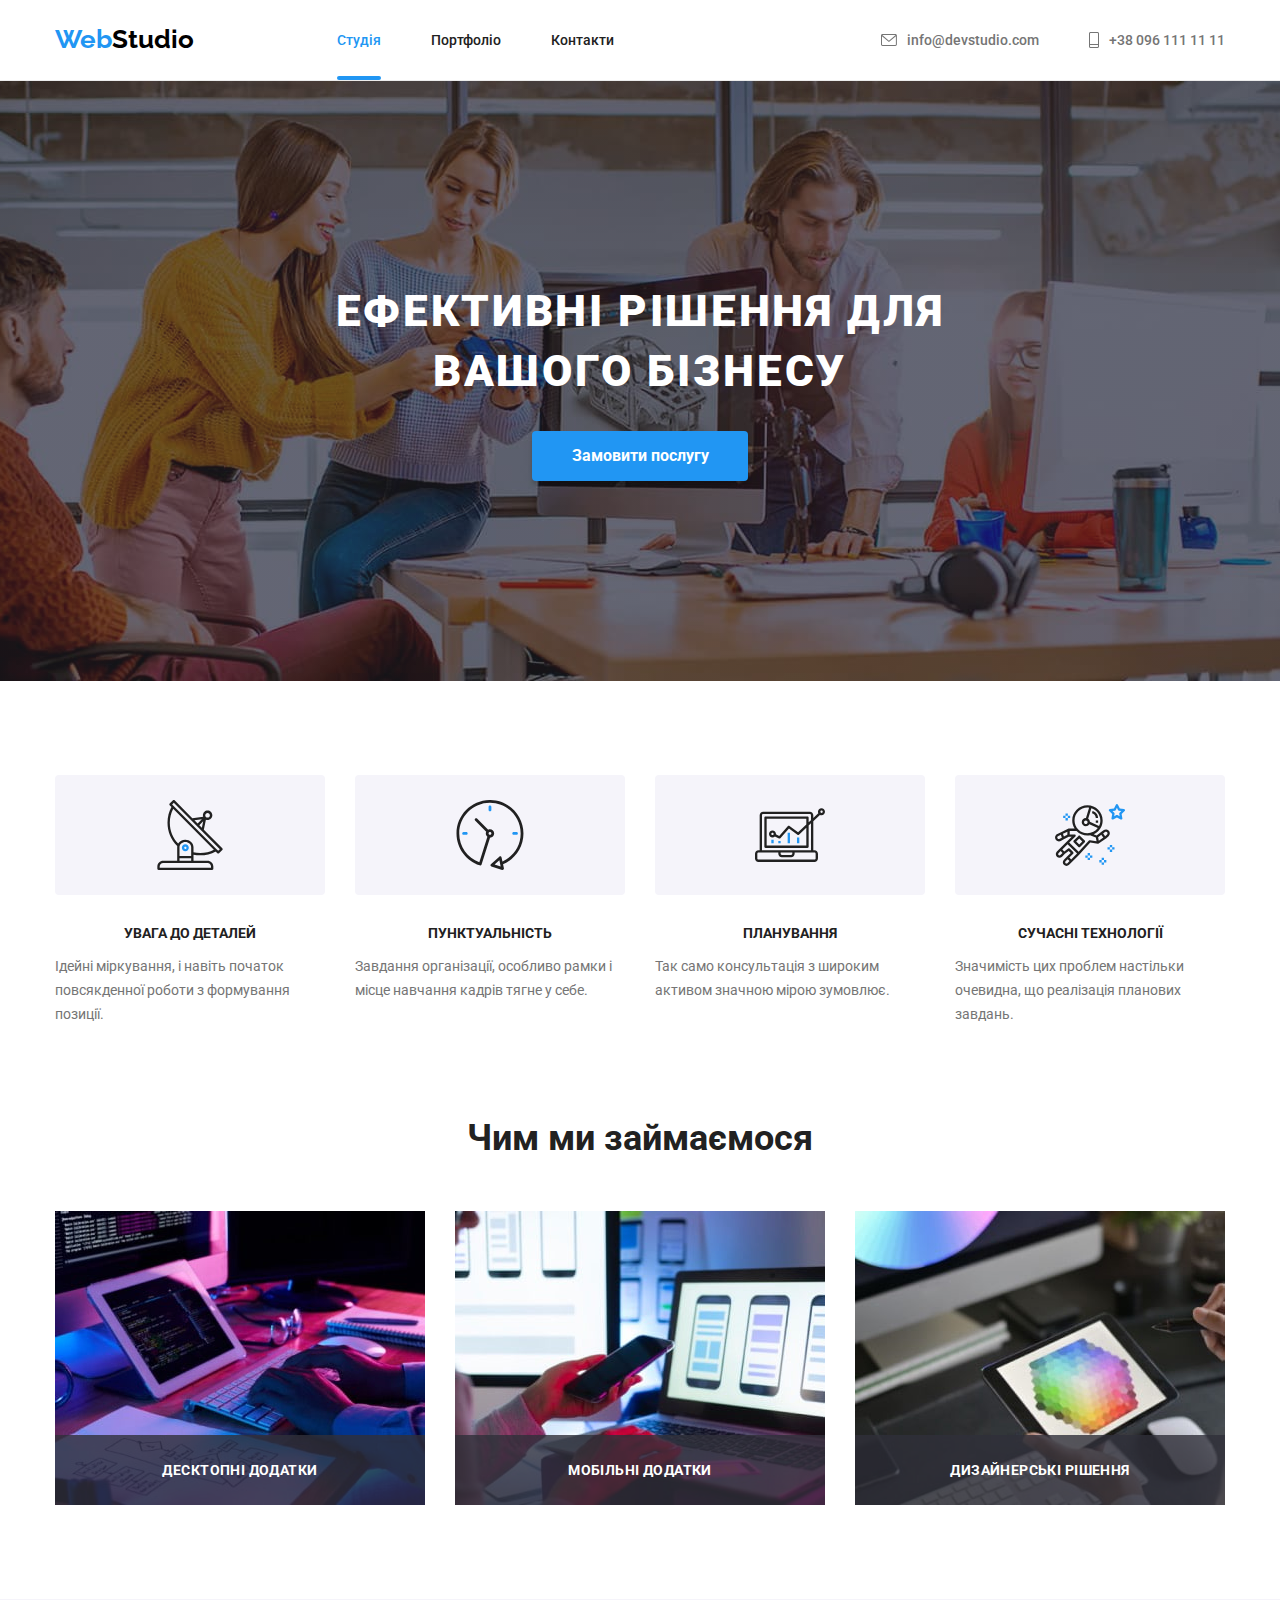
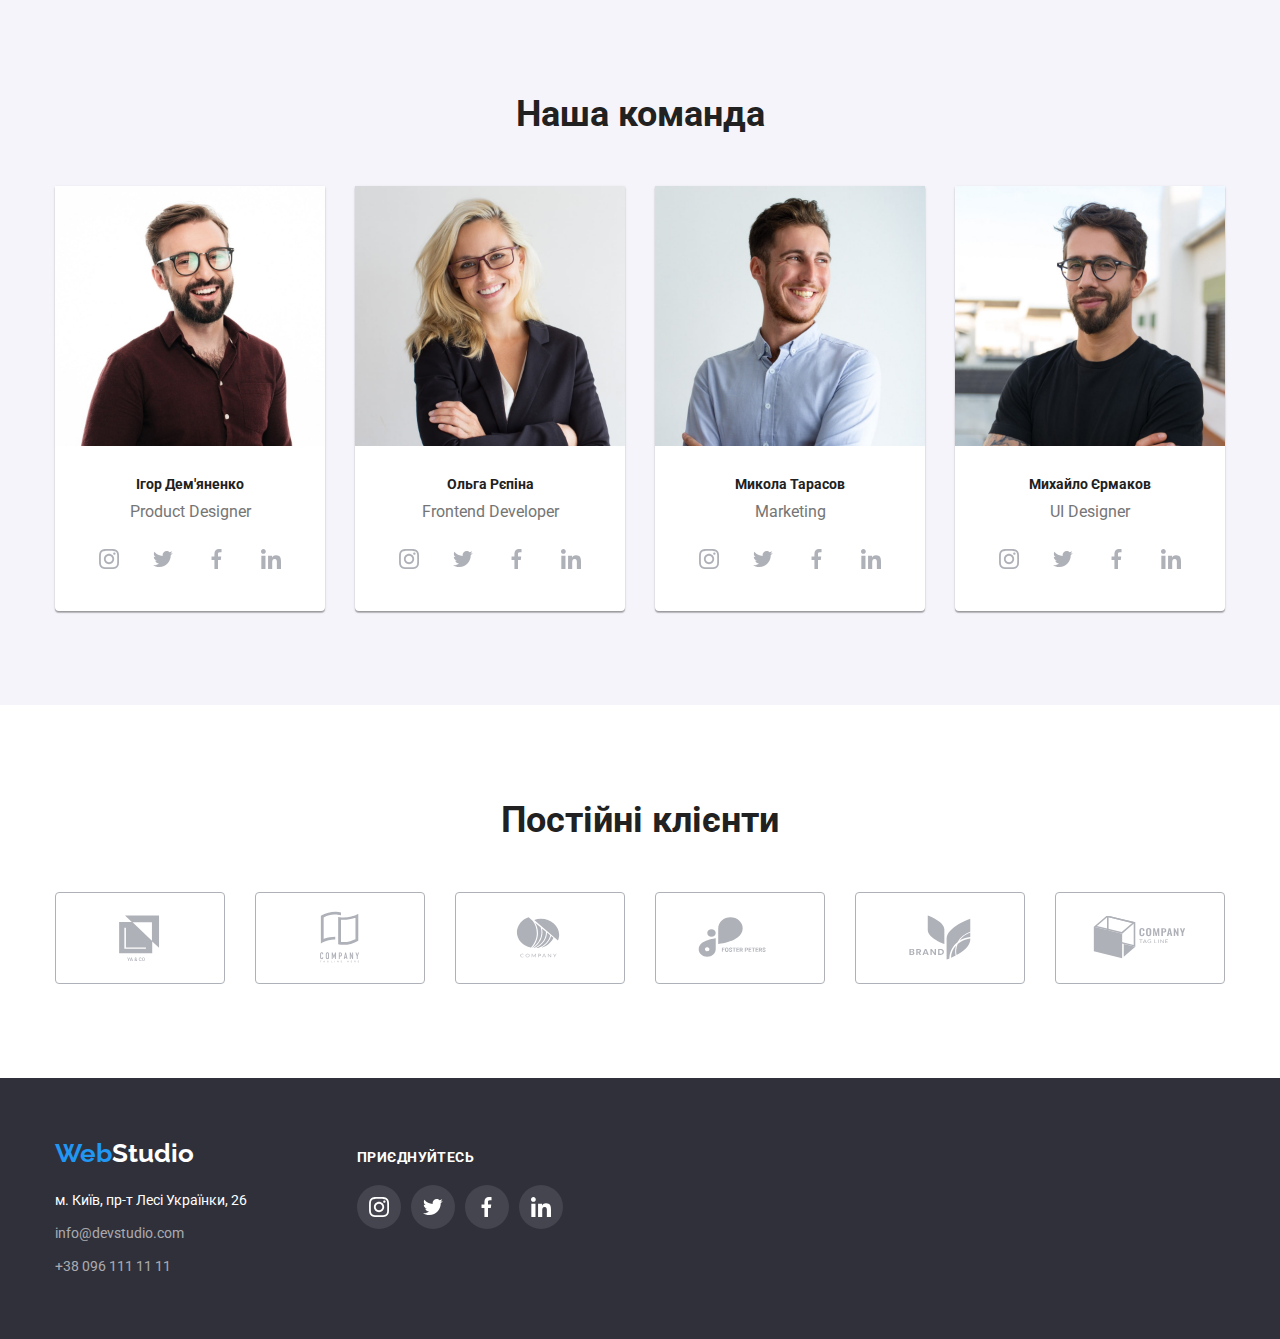
<file: index.html>
<!DOCTYPE html>
<html lang="uk">
  <head>
    <meta charset="UTF-8" />
    <meta http-equiv="X-UA-Compatible" content="IE=edge" />
    <meta name="viewport" content="width=device-width, initial-scale=1.0" />
    <title>Студія</title>
    <!-- шрифти -->
    <link rel="preconnect" href="https://fonts.googleapis.com" />
    <link rel="preconnect" href="https://fonts.gstatic.com" crossorigin />
    <link
      href="https://fonts.googleapis.com/css2?family=Raleway:wght@700&family=Roboto:wght@400;500;700;900&display=swap"
      rel="stylesheet"
    />
    <!-- нормалізатор -->
    <link
      rel="stylesheet"
      href="https://cdnjs.cloudflare.com/ajax/libs/modern-normalize/1.1.0/modern-normalize.min.css"
    />
    <!-- стилі -->
    <link rel="stylesheet" href="./css/styles.css" />
  </head>

  <body>
    <header class="top-line">
      <div class="container mein-line">
        <nav class="nav-sector">
          <a class="link logo-link" href="./index.html"><span class="logo">Web</span>Studio</a>
          <ul class="site-nav list">
            <li class="item"><a class="link connect current" href="./index.html">Студія</a></li>
            <li class="item"><a class="link connect" href="./portfolio.html">Портфоліо</a></li>
            <li class="item"><a class="link connect" href="#">Контакти</a></li>
          </ul>
        </nav>
        <ul class="contact list">
          <li class="item">
            <a class="link connect" href="mailto:info@devstudio.com">
              <svg class="icon" width="16" height="12">
                <use href="./images/icons.svg#envelope"></use></svg
              >info@devstudio.com
            </a>
          </li>
          <li class="item">
            <a class="link connect" href="tel:+380961111111">
              <svg class="icon" width="10" height="16">
                <use href="./images/icons.svg#phone"></use></svg
              >+38 096 111 11 11</a
            >
          </li>
        </ul>
      </div>
    </header>
    <main>
      <section class="hero">
        <div class="container">
          <h1 class="hero-title">Ефективні рішення для вашого бізнесу</h1>
          <button class="button button-hero" data-modal-open type="button">Замовити послугу</button>
        </div>
      </section>

      <section class="section">
        <!-- прихований заголовок -->
        <h2 class="visually-hidden">Переваги студії</h2>
        <div class="container">
          <ul class="list merit">
            <li class="list-merit">
              <div class="thumb">
                <svg class="thumb-icon" width="70" height="70">
                  <use href="./images/icons.svg#antenna"></use>
                </svg>
              </div>
              <h3 class="section-subtitle">УВАГА ДО ДЕТАЛЕЙ</h3>
              <p class="post-text">
                Ідейні міркування, i навіть початок повсякденної роботи з формування позиції.
              </p>
            </li>
            <li class="list-merit">
              <div class="thumb">
                <svg class="thumb-icon" width="70" height="70">
                  <use href="./images/icons.svg#clock"></use>
                </svg>
              </div>
              <h3 class="section-subtitle">ПУНКТУАЛЬНІСТЬ</h3>
              <p class="post-text">
                Завдання організації, особливо рамки і місце навчання кадрів тягне у себе.
              </p>
            </li>
            <li class="list-merit">
              <div class="thumb">
                <svg class="thumb-icon" width="70" height="70">
                  <use href="./images/icons.svg#diagram"></use>
                </svg>
              </div>
              <h3 class="section-subtitle">ПЛАНУВАННЯ</h3>
              <p class="post-text">
                Так само консультація з широким активом значною мірою зумовлює.
              </p>
            </li>
            <li class="list-merit">
              <div class="thumb">
                <svg class="thumb-icon" width="70" height="70">
                  <use href="./images/icons.svg#astronaut"></use>
                </svg>
              </div>
              <h3 class="section-subtitle">СУЧАСНІ ТЕХНОЛОГІЇ</h3>
              <p class="post-text">
                Значимість цих проблем настільки очевидна, що реалізація планових завдань.
              </p>
            </li>
          </ul>
        </div>
      </section>
      <section class="section section-work">
        <div class="container">
          <h2 class="section-title">Чим ми займаємося</h2>
          <ul class="list work">
            <li class="work-foto">
              <img
                class="image"
                src="./images/studio/img-1.jpeg"
                alt="Програмист пряцює за столом. Нtml код."
                width="370"
                height="294"
              />
              <div class="work-overley">
                <h3 class="work-subtitle">Десктопні додатки</h3>
              </div>
            </li>

            <li class="work-foto">
              <img
                class="image"
                src="./images/studio/img-2.jpeg"
                alt="Дизайнер розробляе мобільні додатки. Інтерфейс для смартфона."
                width="370"
                height="294"
              />
              <div class="work-overley">
                <h3 class="work-subtitle">Мобільні додатки</h3>
              </div>
            </li>
            <li class="work-foto">
              <img
                class="image"
                src="./images/studio/img-3.jpeg"
                alt="Художник вебдизайнер вибирає кольор на графичному планшеті."
                width="370"
                height="294"
              />
              <div class="work-overley">
                <h3 class="work-subtitle">Дизайнерські рішення</h3>
              </div>
            </li>
          </ul>
        </div>
      </section>
      <section class="section-team section">
        <div class="container">
          <h2 class="section-title">Наша команда</h2>
          <ul class="list team">
            <li class="team-list">
              <img
                class="image member"
                src="./images/studio/img-4.jpeg"
                alt="Ігор Дем'яненко"
                width="270"
                height="260"
              />
              <h3 class="section-subtitle">Ігор Дем'яненко</h3>
              <p class="desc-text" lang="en">Product Designer</p>
              <ul class="list social-links">
                <li class="item social-item">
                  <a class="link social-link" href="#" aria-label="instagram">
                    <svg class="icon">
                      <use href="./images/icons.svg#instagram"></use>
                    </svg>
                  </a>
                </li>
                <li class="item social-item">
                  <a class="link social-link" href="#" aria-label="twitter">
                    <svg class="icon">
                      <use href="./images/icons.svg#twitter"></use>
                    </svg>
                  </a>
                </li>
                <li class="item social-item">
                  <a class="link social-link" href="#" aria-label="facebook">
                    <svg class="icon">
                      <use href="./images/icons.svg#facebook"></use>
                    </svg>
                  </a>
                </li>
                <li class="item social-item">
                  <a class="link social-link" href="#" aria-label="linkedin">
                    <svg class="icon">
                      <use href="./images/icons.svg#linkedin"></use>
                    </svg>
                  </a>
                </li>
              </ul>
            </li>
            <li class="team-list">
              <img
                class="image member"
                src="./images/studio/img-5.jpeg"
                alt="Ольга Рєпіна"
                width="270"
                height="260"
              />
              <h3 class="section-subtitle">Ольга Рєпіна</h3>
              <p class="desc-text" lang="en">Frontend Developer</p>
              <ul class="list social-links">
                <li class="item social-item">
                  <a class="link social-link" href="#" aria-label="instagram">
                    <svg class="icon">
                      <use href="./images/icons.svg#instagram"></use>
                    </svg>
                  </a>
                </li>
                <li class="item social-item">
                  <a class="link social-link" href="#" aria-label="twitter">
                    <svg class="icon">
                      <use href="./images/icons.svg#twitter"></use>
                    </svg>
                  </a>
                </li>
                <li class="item social-item">
                  <a class="link social-link" href="#" aria-label="facebook">
                    <svg class="icon">
                      <use href="./images/icons.svg#facebook"></use>
                    </svg>
                  </a>
                </li>
                <li class="item social-item">
                  <a class="link social-link" href="#" aria-label="linkedin">
                    <svg class="icon">
                      <use href="./images/icons.svg#linkedin"></use>
                    </svg>
                  </a>
                </li>
              </ul>
            </li>
            <li class="team-list">
              <img
                class="image member"
                src="./images/studio/img-6.jpeg"
                alt="Микола Тарасов"
                width="270"
                height="260"
              />
              <h3 class="section-subtitle">Микола Тарасов</h3>
              <p class="desc-text" lang="en">Marketing</p>
              <ul class="list social-links">
                <li class="item social-item">
                  <a class="link social-link" href="#" aria-label="instagram">
                    <svg class="icon">
                      <use href="./images/icons.svg#instagram"></use>
                    </svg>
                  </a>
                </li>
                <li class="item social-item">
                  <a class="link social-link" href="#" aria-label="twitter">
                    <svg class="icon">
                      <use href="./images/icons.svg#twitter"></use>
                    </svg>
                  </a>
                </li>
                <li class="item social-item">
                  <a class="link social-link" href="#" aria-label="facebook">
                    <svg class="icon">
                      <use href="./images/icons.svg#facebook"></use>
                    </svg>
                  </a>
                </li>
                <li class="item social-item">
                  <a class="link social-link" href="#" aria-label="linkedin">
                    <svg class="icon">
                      <use href="./images/icons.svg#linkedin"></use>
                    </svg>
                  </a>
                </li>
              </ul>
            </li>
            <li class="team-list">
              <img
                class="image member"
                src="./images/studio/img-7.jpeg"
                alt="Михайло Єрмаков"
                width="270"
                height="260"
              />
              <h3 class="section-subtitle">Михайло Єрмаков</h3>
              <p class="desc-text" lang="en">UI Designer</p>
              <ul class="list social-links">
                <li class="item social-item">
                  <a class="link social-link" href="#" aria-label="instagram">
                    <svg class="icon">
                      <use href="./images/icons.svg#instagram"></use>
                    </svg>
                  </a>
                </li>
                <li class="item social-item">
                  <a class="link social-link" href="#" aria-label="twitter">
                    <svg class="icon">
                      <use href="./images/icons.svg#twitter"></use>
                    </svg>
                  </a>
                </li>
                <li class="item social-item">
                  <a class="link social-link" href="#" aria-label="facebook">
                    <svg class="icon">
                      <use href="./images/icons.svg#facebook"></use>
                    </svg>
                  </a>
                </li>
                <li class="item social-item">
                  <a class="link social-link" href="#" aria-label="linkedin">
                    <svg class="icon">
                      <use href="./images/icons.svg#linkedin"></use>
                    </svg>
                  </a>
                </li>
              </ul>
            </li>
          </ul>
        </div>
      </section>
      <section class="section">
        <div class="container">
          <h2 class="section-title">Постійні клієнти</h2>
          <ul class="list clients">
            <li class="clients-item">
              <a class="link clients-link" href="#">
                <svg class="thumb-icon">
                  <use href="./images/icons.svg#client-1"></use>
                </svg>
              </a>
            </li>
            <li class="clients-item">
              <a class="link clients-link" href="#">
                <svg class="thumb-icon">
                  <use href="./images/icons.svg#client-2"></use>
                </svg>
              </a>
            </li>
            <li class="clients-item">
              <a class="link clients-link" href="#">
                <svg class="thumb-icon">
                  <use href="./images/icons.svg#client-3"></use>
                </svg>
              </a>
            </li>
            <li class="clients-item">
              <a class="link clients-link" href="#">
                <svg class="thumb-icon">
                  <use href="./images/icons.svg#client-4"></use>
                </svg>
              </a>
            </li>
            <li class="clients-item">
              <a class="link clients-link" href="#">
                <svg class="thumb-icon">
                  <use href="./images/icons.svg#client-5"></use>
                </svg>
              </a>
            </li>
            <li class="clients-item">
              <a class="link clients-link" href="#">
                <svg class="thumb-icon">
                  <use href="./images/icons.svg#client-6"></use>
                </svg>
              </a>
            </li>
          </ul>
        </div>
      </section>
    </main>
    <footer class="page-footer">
      <div class="container">
        <div>
          <a class="link logo-link logo-footer" href="./index.html"
            ><span class="logo">Web</span>Studio</a
          >
          <address>
            <ul class="list address">
              <li class="address-item">
                <a
                  class="link reach"
                  href="https://goo.gl/maps/CPtrU1FHBa2aNyZL9"
                  target="_blank"
                  rel="noopener noreferrer nofollow"
                  >м. Київ, пр-т Лесі Українки, 26</a
                >
              </li>
              <li class="address-item">
                <a class="link connect contact-address" href="mailto:info@devstudio.com"
                  >info@devstudio.com</a
                >
              </li>
              <li class="address-item">
                <a class="link connect contact-address" href="tel:+380961111111"
                  >+38 096 111 11 11</a
                >
              </li>
            </ul>
          </address>
        </div>
        <div class="social-bloc">
          <p class="welcome-text"><strong>приєднуйтесь</strong></p>
          <ul class="list social-links">
            <li class="item social-item">
              <a class="link social-link welcome-link" href="#" aria-label="instagram">
                <svg class="icon">
                  <use href="./images/icons.svg#instagram"></use>
                </svg>
              </a>
            </li>
            <li class="item social-item">
              <a class="link social-link welcome-link" href="#" aria-label="twitter">
                <svg class="icon">
                  <use href="./images/icons.svg#twitter"></use>
                </svg>
              </a>
            </li>
            <li class="item social-item">
              <a class="link social-link welcome-link" href="#" aria-label="facebook">
                <svg class="icon">
                  <use href="./images/icons.svg#facebook"></use>
                </svg>
              </a>
            </li>
            <li class="item social-item">
              <a class="link social-link welcome-link" href="#" aria-label="linkedin">
                <svg class="icon">
                  <use href="./images/icons.svg#linkedin"></use>
                </svg>
              </a>
            </li>
          </ul>
        </div>
      </div>
    </footer>
    <div class="bacdrop is-hidden" data-modal>
      <div class="modal">
        <button class="button btn-close" data-modal-close type="button" aria-label="close">
          <svg width="18" height="18">
            <use href="./images/icons.svg#close"></use>
          </svg>
        </button>
      </div>
    </div>
    <script src="./js/modal.js"></script>
  </body>
</html>
</file>
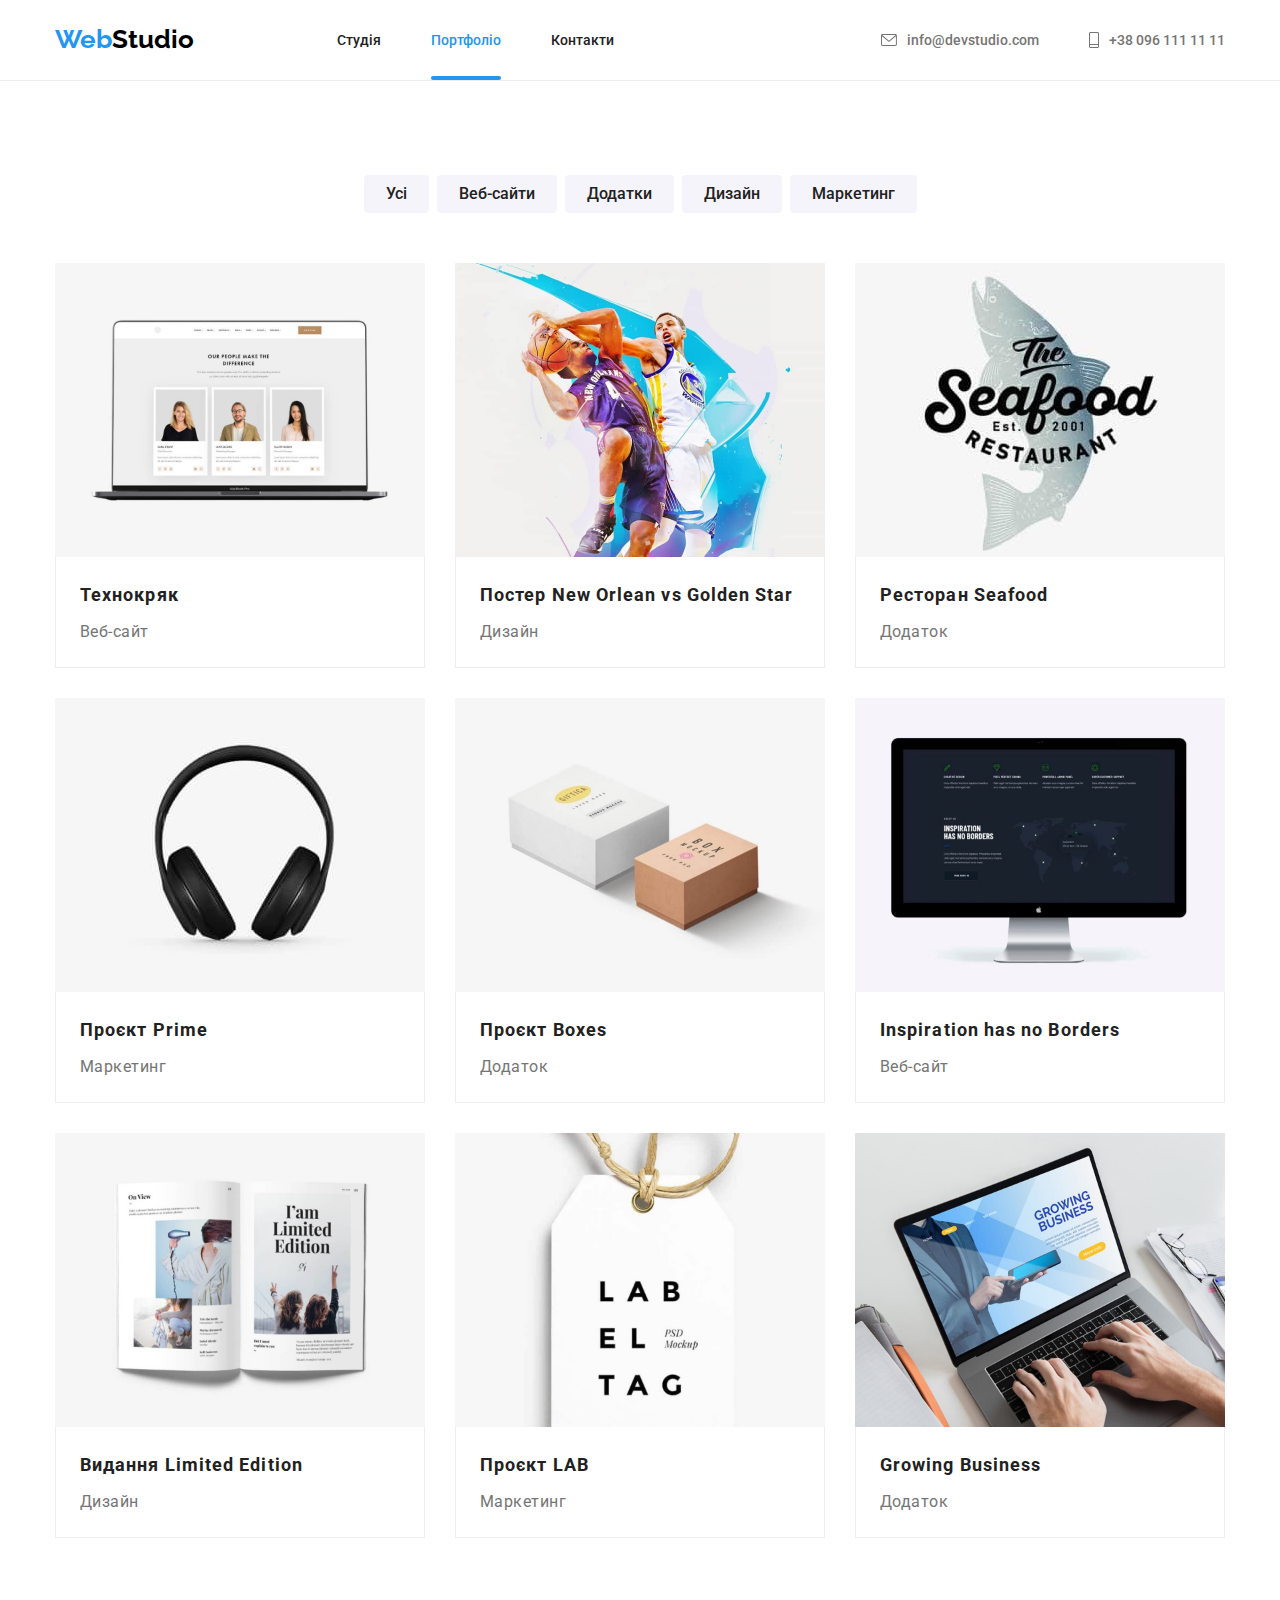
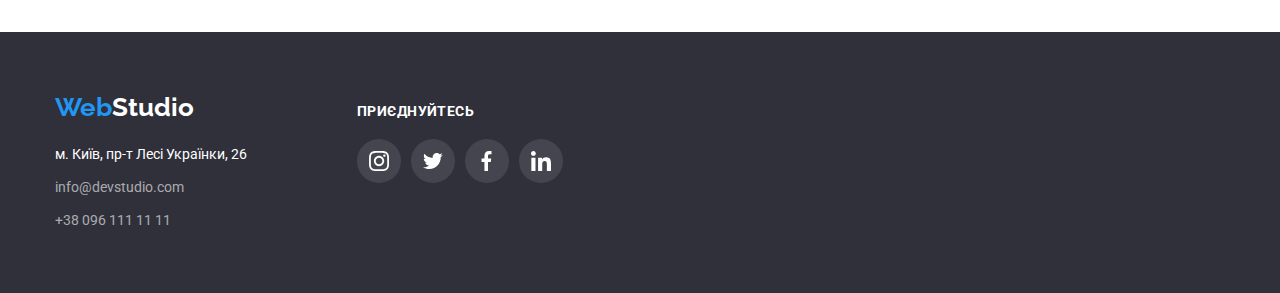
<file: portfolio.html>
<!DOCTYPE html>
<html lang="uk">
  <head>
    <meta charset="UTF-8" />
    <meta http-equiv="X-UA-Compatible" content="IE=edge" />
    <meta name="viewport" content="width=device-width, initial-scale=1.0" />
    <title>Портфоліо</title>
    <!-- шрифти -->
    <link rel="preconnect" href="https://fonts.googleapis.com" />
    <link rel="preconnect" href="https://fonts.gstatic.com" crossorigin />
    <link
      href="https://fonts.googleapis.com/css2?family=Raleway:wght@700&family=Roboto:wght@400;500;700;900&display=swap"
      rel="stylesheet"
    />
    <!-- нормалізатор -->
    <link
      rel="stylesheet"
      href="https://cdnjs.cloudflare.com/ajax/libs/modern-normalize/1.1.0/modern-normalize.min.css"
    />
    <!-- стилі -->
    <link rel="stylesheet" href="./css/styles.css" />
  </head>
  <body>
    <header class="top-line">
      <div class="container mein-line">
        <nav class="nav-sector">
          <a class="link logo-link" href="./index.html"><span class="logo">Web</span>Studio</a>
          <ul class="site-nav list">
            <li class="item"><a class="link connect" href="./index.html">Студія</a></li>
            <li class="item">
              <a class="link connect current" href="./portfolio.html">Портфоліо</a>
            </li>
            <li class="item"><a class="link connect" href="#">Контакти</a></li>
          </ul>
        </nav>
        <ul class="contact list">
          <li class="item">
            <a class="link connect" href="mailto:info@devstudio.com">
              <svg class="icon" width="16" height="12">
                <use href="./images/icons.svg#envelope"></use></svg
              >info@devstudio.com
            </a>
          </li>
          <li class="item">
            <a class="link connect" href="tel:+380961111111">
              <svg class="icon" width="10" height="16">
                <use href="./images/icons.svg#phone"></use></svg
              >+38 096 111 11 11</a
            >
          </li>
        </ul>
      </div>
    </header>
    <main>
      <div class="container">
        <section class="section">
          <!--невидимий заголовок-->
          <h1 class="visually-hidden">Приклади робіт</h1>
          <!--фільтри робіт-->
          <ul class="list btn-line">
            <li class="list-btn">
              <button class="button button-filter" type="button">Усі</button>
            </li>
            <li class="list-btn">
              <button class="button button-filter" type="button">Веб-сайти</button>
            </li>
            <li class="list-btn">
              <button class="button button-filter" type="button">Додатки</button>
            </li>
            <li class="list-btn">
              <button class="button button-filter" type="button">Дизайн</button>
            </li>
            <li class="list-btn">
              <button class="button button-filter" type="button">Маркетинг</button>
            </li>
          </ul>
          <ul class="list portfolio">
            <li class="portfolio-box">
              <a class="link" href="http://" target="_blank" rel="noopener noreferrer nofollow">
                <div class="cover">
                  <div class="overlay">
                    <p class="job-description">
                      Ресурс пропонує комплексні пропозиції з різним рівнем функціоналу та сервісів.
                      Все це дозволить відвідувачу отримати вичерпні відомості про компанію чи
                      приватну особу.
                    </p>
                  </div>
                  <img
                    class="image"
                    src="./images/portfolio/img-8.jpeg"
                    alt="відкрита веб-сторінка на ноутбуці"
                    width="370"
                    height="294"
                  />
                </div>
                <div class="text-content">
                  <h3 class="box-subtitle">Технокряк</h3>
                  <p class="desc">Веб-сайт</p>
                </div>
              </a>
            </li>
            <li class="portfolio-box">
              <a class="link" href="http://" target="_blank" rel="noopener noreferrer nofollow">
                <div class="cover">
                  <div class="overlay">
                    <p class="job-description">
                      Ресурс пропонує комплексні пропозиції з різним рівнем функціоналу та сервісів.
                      Все це дозволить відвідувачу отримати вичерпні відомості про компанію чи
                      приватну особу.
                    </p>
                  </div>
                  <img
                    class="image"
                    src="./images/portfolio/img-9.jpeg"
                    alt="Два гравця баскетболу у грі"
                    width="370"
                    height="294"
                  />
                </div>
                <div class="text-content">
                  <h3 class="box-subtitle">
                    Постер <span lang="en">New Orlean vs Golden Star</span>
                  </h3>
                  <p class="desc">Дизайн</p>
                </div>
              </a>
            </li>
            <li class="portfolio-box">
              <a class="link" href="http://" target="_blank" rel="noopener noreferrer nofollow">
                <div class="cover">
                  <div class="overlay">
                    <p class="job-description">
                      Ресурс пропонує комплексні пропозиції з різним рівнем функціоналу та сервісів.
                      Все це дозволить відвідувачу отримати вичерпні відомості про компанію чи
                      приватну особу.
                    </p>
                  </div>
                  <img
                    class="image"
                    src="./images/portfolio/img-10.jpeg"
                    alt="логотип ресторану морська їжа з малюнком риби"
                    width="370"
                    height="294"
                  />
                </div>
                <div class="text-content">
                  <h3 class="box-subtitle">Ресторан <span lang="en">Seafood</span></h3>
                  <p class="desc">Додаток</p>
                </div>
              </a>
            </li>
            <li class="portfolio-box">
              <a class="link" href="http://" target="_blank" rel="noopener noreferrer nofollow">
                <div class="cover">
                  <div class="overlay">
                    <p class="job-description">
                      Ресурс пропонує комплексні пропозиції з різним рівнем функціоналу та сервісів.
                      Все це дозволить відвідувачу отримати вичерпні відомості про компанію чи
                      приватну особу.
                    </p>
                  </div>
                  <img
                    class="image"
                    src="./images/portfolio/img-11.jpeg"
                    alt="Навушники"
                    width="370"
                    height="294"
                  />
                </div>
                <div class="text-content">
                  <h3 class="box-subtitle">Проєкт <span lang="en">Prime</span></h3>
                  <p class="desc">Маркетинг</p>
                </div>
              </a>
            </li>
            <li class="portfolio-box">
              <a class="link" href="http://" target="_blank" rel="noopener noreferrer nofollow">
                <div class="cover">
                  <div class="overlay">
                    <p class="job-description">
                      Ресурс пропонує комплексні пропозиції з різним рівнем функціоналу та сервісів.
                      Все це дозволить відвідувачу отримати вичерпні відомості про компанію чи
                      приватну особу.
                    </p>
                  </div>
                  <img
                    class="image"
                    src="./images/portfolio/img-12.jpeg"
                    alt="дві коробки"
                    width="370"
                    height="294"
                  />
                </div>

                <div class="text-content">
                  <h3 class="box-subtitle">Проєкт <span lang="en">Boxes</span></h3>
                  <p class="desc">Додаток</p>
                </div>
              </a>
            </li>
            <li class="portfolio-box">
              <a class="link" href="http://" target="_blank" rel="noopener noreferrer nofollow">
                <div class="cover">
                  <div class="overlay">
                    <p class="job-description">
                      Ресурс пропонує комплексні пропозиції з різним рівнем функціоналу та сервісів.
                      Все це дозволить відвідувачу отримати вичерпні відомості про компанію чи
                      приватну особу.
                    </p>
                  </div>
                  <img
                    class="image"
                    src="./images/portfolio/img-13.jpeg"
                    alt="сторінка веб-сайту на моніторі"
                    width="370"
                    height="294"
                  />
                </div>

                <div class="text-content">
                  <h3 class="box-subtitle" lang="en">Inspiration has no Borders</h3>
                  <p class="desc">Веб-сайт</p>
                </div>
              </a>
            </li>
            <li class="portfolio-box">
              <a class="link" href="http://" target="_blank" rel="noopener noreferrer nofollow">
                <div class="cover">
                  <div class="overlay">
                    <p class="job-description">
                      Ресурс пропонує комплексні пропозиції з різним рівнем функціоналу та сервісів.
                      Все це дозволить відвідувачу отримати вичерпні відомості про компанію чи
                      приватну особу.
                    </p>
                  </div>
                  <img
                    class="image"
                    src="./images/portfolio/img-14.jpeg"
                    alt="книга, лимітоване видавництво"
                    width="370"
                    height="294"
                  />
                </div>

                <div class="text-content">
                  <h3 class="box-subtitle">Видання <span lang="en">Limited Edition</span></h3>
                  <p class="desc">Дизайн</p>
                </div>
              </a>
            </li>
            <li class="portfolio-box">
              <a class="link" href="http://" target="_blank" rel="noopener noreferrer nofollow">
                <div class="cover">
                  <div class="overlay">
                    <p class="job-description">
                      Ресурс пропонує комплексні пропозиції з різним рівнем функціоналу та сервісів.
                      Все це дозволить відвідувачу отримати вичерпні відомості про компанію чи
                      приватну особу.
                    </p>
                  </div>
                  <img
                    class="image"
                    src="./images/portfolio/img-15.jpeg"
                    alt="Лейбл магазину"
                    width="370"
                    height="294"
                  />
                </div>

                <div class="text-content">
                  <h3 class="box-subtitle">Проєкт <span lang="en">LAB</span></h3>
                  <p class="desc">Маркетинг</p>
                </div>
              </a>
            </li>
            <li class="portfolio-box">
              <a class="link" href="http://" target="_blank" rel="noopener noreferrer nofollow">
                <div class="cover">
                  <div class="overlay">
                    <p class="job-description">
                      Ресурс пропонує комплексні пропозиції з різним рівнем функціоналу та сервісів.
                      Все це дозволить відвідувачу отримати вичерпні відомості про компанію чи
                      приватну особу.
                    </p>
                  </div>
                  <img
                    class="image"
                    src="./images/portfolio/img-16.jpeg"
                    alt="Людина працюе за ноутбуком"
                    width="370"
                    height="294"
                  />
                </div>
                <div class="text-content">
                  <h3 class="box-subtitle" lang="en">Growing Business</h3>
                  <p class="desc">Додаток</p>
                </div>
              </a>
            </li>
          </ul>
        </section>
      </div>
    </main>
    <footer class="page-footer">
      <div class="container">
        <div>
          <a class="link logo-link logo-footer" href="./index.html"
            ><span class="logo">Web</span>Studio</a
          >
          <address>
            <ul class="list address">
              <li class="address-item">
                <a
                  class="link reach"
                  href="https://goo.gl/maps/CPtrU1FHBa2aNyZL9"
                  target="_blank"
                  rel="noopener noreferrer nofollow"
                  >м. Київ, пр-т Лесі Українки, 26</a
                >
              </li>
              <li class="address-item">
                <a class="link connect contact-address" href="mailto:info@devstudio.com"
                  >info@devstudio.com</a
                >
              </li>
              <li class="address-item">
                <a class="link connect contact-address" href="tel:+380961111111"
                  >+38 096 111 11 11</a
                >
              </li>
            </ul>
          </address>
        </div>
        <div class="social-bloc">
          <p class="welcome-text"><strong>приєднуйтесь</strong></p>
          <ul class="list social-links">
            <li class="item social-item">
              <a class="link social-link welcome-link" href="#" aria-label="instagram">
                <svg class="icon">
                  <use href="./images/icons.svg#instagram"></use>
                </svg>
              </a>
            </li>
            <li class="item social-item">
              <a class="link social-link welcome-link" href="#" aria-label="twitter">
                <svg class="icon">
                  <use href="./images/icons.svg#twitter"></use>
                </svg>
              </a>
            </li>
            <li class="item social-item">
              <a class="link social-link welcome-link" href="#" aria-label="facebook">
                <svg class="icon">
                  <use href="./images/icons.svg#facebook"></use>
                </svg>
              </a>
            </li>
            <li class="item social-item">
              <a class="link social-link welcome-link" href="#" aria-label="linkedin">
                <svg class="icon">
                  <use href="./images/icons.svg#linkedin"></use>
                </svg>
              </a>
            </li>
          </ul>
        </div>
      </div>
    </footer>
  </body>
</html>
</file>
<file: css/styles.css>
:root {
  /* шрифти */
  --font-family-primary: 'Roboto', sans-serif;
  --font-weight-more: 700;
  --font-weight-less: 500;
  --font-size-more: 16px;
  --font-size-less: 14px;
  /* колор */
  --color-primary: #757575;
  --color-secondary: #212121;
  --color-brand: #2f303a;
  --color-img-overlay: rgba(47, 48, 58, 0.4);
  --color-accent: #2196f3;
  --top-line-bg: #ffffff;
  --color-background: #ffffff;
  --color-background-light: #f5f4fa;
  --color-logo: #000000;
  --color-logo-footer: #ffffff;
  --color-hero: #ffffff;
  --color-white: #ffffff;
  --color-activ-btn: #188ce8;
  --color-header-border: #ececec;
  --color-border-box: #eeeeee;
  --color-icon: #afb1b8;
  --color-contact-tooter: rgba(255, 255, 255, 0.6);
  /* анімація */
  --color-background-box: rgba(33, 150, 243, 0.9);
  --timing-function: cubic-bezier(0.4, 0, 0.2, 1);
}
/* спадкодавець */
body {
  background-color: var(--color-background);
  color: var(--color-primary);
  font-family: var(--font-family-primary);
  margin: 0;
}

/* скидання властивості стилей */
.list {
  list-style: none;
  padding: 0;
  margin: 0;
}

.image {
  display: block;
  max-width: 100%;
  height: auto;
}

.link {
  text-decoration: none;
}

/* кнопка загальні властивості */
.button {
  border: none;
  margin-top: 0;
  margin-bottom: 0;
  cursor: pointer;
  border-radius: 4px;
  font-family: inherit;
  font-size: var(--font-size-more);
}

/* Порядок оформлення стилів:
1. Позиціювання єлементів
2. Блочна модель (геометрія)
3. Кольор та текст
4. Ефекти (аніації, переходи) */

/* Оформлення блоків */
.container {
  width: 1200px;
  margin-left: auto;
  margin-right: auto;
  padding: 0 15px;
}

/* heder */
.top-line {
  background-color: var(--top-line-bg);
  border-bottom: 1px solid var(--color-header-border);
}

/*logo*/
.logo {
  color: var(--color-accent);
}

.logo-link {
  margin-right: 93px;
  color: var(--color-logo);
  font-family: 'Raleway', sans-serif;
  font-weight: 700;
  font-size: 26px;
  line-height: 1.2;
  text-decoration: none;
}

/*  header */
.mein-line {
  display: flex;
}
/* Site nav*/
.nav-sector {
  display: flex;
  align-items: center;
  gap: 50px;
}
.site-nav {
  display: flex;
  gap: 50px;
}

.site-nav .connect {
  display: block;
  padding: 32px 0;
  color: var(--color-secondary);
  font-weight: var(--font-weight-less);
  font-size: var(--font-size-less);
  line-height: 1.143;
}

.connect {
  transition: color 250ms var(--timing-function);
}

.site-nav .connect:hover,
.site-nav .connect:focus {
  color: var(--color-accent);
}

.site-nav .connect.current {
  color: var(--color-accent);
}
.site-nav .item {
  text-decoration: unset;
  text-decoration-line: var(--color-accent);
}
/*contact*/
.contact {
  display: flex;
  margin-left: auto;
  gap: 50px;
}

.current {
  position: relative;
}

.current::after {
  content: '';
  position: absolute;
  left: 0;
  bottom: 0;
  display: block;
  width: 100%;
  height: 4px;
  border-radius: 2px;
  background-color: var(--color-accent);
}

/* Мейл. тел. */
.contact .connect {
  display: flex;
  padding: 32px 0;
  gap: 10px;
  color: var(--color-primary);
  font-weight: var(--font-weight-less);
  font-size: var(--font-size-less);
  fill: currentColor;
  line-height: 1.143;
}

.contact .connect:hover,
.contact .connect:focus {
  color: var(--color-accent);
}

/* іконки мейл. тел. */
.connect .icon {
  align-self: center;
}

/* hero */
.hero {
  text-align: center;
  padding-top: 200px;
  padding-bottom: 200px;
  max-width: 1600px;
  margin: 0 auto;
  background-color: var(--color-brand);
  background-image: linear-gradient(to right, var(--color-img-overlay), var(--color-img-overlay)),
    url(../images/studio/Img-team.jpeg);
  background-repeat: no-repeat;
  background-size: cover;
  background-position: center;
}

.hero-title {
  margin: 0 auto;
  margin-bottom: 30px;
  text-transform: uppercase;
  text-align: center;
  letter-spacing: 0.06em;
  width: 696px;
  color: var(--color-hero);
  font-weight: 900;
  font-size: 44px;
  line-height: 1.364;
}

.button-hero {
  padding: 10px 32px;
  min-width: 216px;
  align-items: center;
  text-align: center;
  color: var(--color-white);
  background-color: var(--color-accent);
  box-shadow: 0px 4px 4px rgba(0, 0, 0, 0.15);
  font-weight: var(--font-weight-more);
  line-height: 1.9;

  transition: background-color 250ms var(--timing-function);
}
/* активна кнопка в герої*/
.button-hero:hover,
.button-hero:focus {
  background-color: var(--color-activ-btn);
}
/* section */
.section {
  padding-top: 94px;
  padding-bottom: 94px;
}

/* переваги студії */
.merit {
  display: flex;
  max-width: 1170px;
  height: 248px;
  gap: 30px;
}

.visually-hidden {
  position: absolute;
  white-space: nowrap;
  width: 1px;
  height: 1px;
  overflow: hidden;
  border: 0;
  padding: 0;
  clip: rect(0 0 0 0);
  clip-path: inset(50%);
  margin: -1px;
}

.list-merit {
  width: 270px;
}

.thumb {
  display: flex;
  align-items: center;
  justify-content: center;
  height: 120px;
  background-color: var(--color-background-light);
  border-radius: 4px;
  margin-bottom: 30px;
}

.section-subtitle {
  margin-top: 0px;
  margin-bottom: 10px;
  text-align: center;

  color: var(--color-secondary);
  font-weight: var(--font-weight-more);
  font-size: var(--font-size-less);
  line-height: 1.143;
}

.member {
  margin-bottom: 30px;
}

/* чим ми займаемося */
.section-work {
  padding-top: 0;
}
.section-title {
  margin-top: 0;
  margin-bottom: 50px;
  text-align: center;
  color: var(--color-secondary);
  font-weight: var(--font-weight-more);
  font-size: 36px;
  line-height: 1.2;
}

.work {
  display: flex;
  gap: 30px;
}
.work-foto {
  position: relative;
}

.work-overley {
  position: absolute;
  bottom: 0;
  right: 0;
  width: 100%;
  height: 70px;

  background: rgba(47, 48, 58, 0.8);
}

.work-subtitle {
  padding: 27px 0;
  margin: 0;
  color: var(--color-white);
  font-size: var(--font-size-less);
  line-height: 1.143;
  letter-spacing: 0.03em;
  text-align: center;
  text-transform: uppercase;
}

/* наша команда */
.section-team {
  background-color: var(--color-background-light);
}

.team {
  display: flex;
  gap: 30px;
}

.team-list {
  background-color: var(--color-white);
  box-shadow: 0px 1px 3px rgba(0, 0, 0, 0.12), 0px 1px 1px rgba(0, 0, 0, 0.14),
    0px 2px 1px rgba(0, 0, 0, 0.2);
  border-radius: 0px 0px 4px 4px;
}

.desc-text {
  margin-top: 0;
  margin-bottom: 16px;
  text-align: center;

  font-size: var(--font-size-more);
  line-height: 1.2;
}

/* блок посилань на соцмережи */
.social-links {
  display: flex;
  align-items: center;
  justify-content: center;
  margin: 0 auto;
  gap: 10px;
  margin-bottom: 30px;
}

/* посилання на соцмережи */
.social-item {
  width: 44px;
  height: 44px;
}

.item .social-link {
  display: flex;
  align-items: center;
  justify-content: center;
  border-radius: 50%;
  width: 100%;
  height: 100%;
  color: var(--color-icon);
  fill: currentColor;

  transition: background-color 250ms var(--timing-function), color 250ms var(--timing-function);
}

.social-link .icon {
  width: 20px;
  height: 20px;
}

.item .social-link:hover,
.item .social-link:focus {
  background-color: var(--color-accent);
  color: var(--color-white);
}

/* Постійні кліенти */

.clients {
  display: flex;
  gap: 30px;
}
.clients-item {
  width: 170px;
  height: 92px;
}

.clients-link {
  display: flex;
  align-items: center;
  justify-content: center;
  width: 100%;
  height: 100%;
}

.clients-link .thumb-icon {
  width: 170px;
  height: 92px;
  fill: var(--color-icon);
  padding: 0 32px;
  border: 1px solid var(--color-icon);
  border-radius: 4px;

  transition: fill 250ms var(--timing-function), border-color 250ms var(--timing-function);
}

.clients-link .thumb-icon:hover {
  fill: var(--color-accent);
  border-color: var(--color-accent);
}

/* futer */
.page-footer {
  padding-top: 60px;
  padding-bottom: 60px;

  background-color: var(--color-brand);
}
/* logo */
.logo-footer {
  color: var(--color-logo-footer);
}
/* address */
.address {
  margin-top: 20px;
}

.address-item {
  margin-bottom: 9px;
}
.address-item:last-child {
  margin-bottom: 0;
}
.reach {
  color: var(--color-white);
  font-style: normal;
  font-weight: inherit;
  font-size: var(--font-size-less);
  line-height: 1.714;

  transition: color 250ms var(--timing-function);
}

.reach:hover,
.reach:focus {
  color: var(--color-accent);
}

.contact-address {
  color: rgba(255, 255, 255, 0.6);
  font-style: normal;
  font-weight: inherit;
  font-size: var(--font-size-less);
  line-height: 1.714;
  transition: color 250ms var(--timing-function);
}

.contact-address:hover,
.contact-address:focus {
  color: var(--color-accent);
}

/* запрошення у футорі */
.page-footer .container {
  display: flex;
  gap: 70px;
  align-items: baseline;
}

.welcome-text {
  text-transform: uppercase;
  font-size: 14px;
  line-height: 1.143;
  letter-spacing: 0.03em;
  color: var(--color-white);
  margin: 0;
  margin-bottom: 20px;
}

.welcome-link {
  background: rgba(255, 255, 255, 0.1);
}

.welcome-link .icon {
  fill: var(--color-white);
}

/* porfolio */
/* кнопки фільтр */
.btn-line {
  display: flex;
  justify-content: center;
  margin-bottom: 50px;
  gap: 8px;
}

.button-filter {
  padding: 6px 22px;
  color: var(--color-secondary);
  background: var(--color-background-light);
  font-weight: var(--font-weight-less);
  line-height: 1.625;

  transition: color 250ms var(--timing-function), background-color 250ms var(--timing-function),
    box-shadow 250ms var(--timing-function);
}

.button-filter:hover,
.button-filter:focus {
  background-color: var(--color-accent);
  color: var(--color-white);
  box-shadow: 0px 3px 1px rgba(0, 0, 0, 0.1), 0px 1px 2px rgba(0, 0, 0, 0.08),
    0px 2px 2px rgba(0, 0, 0, 0.12);
}

.button-filter:active {
  background-color: var(--color-activ-btn);
}

/* список робіт */
.portfolio {
  display: flex;
  flex-wrap: wrap;
  gap: 30px;
}
.portfolio-box {
  flex-basis: calc((100% - 60px) / 3);
  transition: box-shadow 250ms var(--timing-function);
}

/* обкладинка */
.cover {
  position: relative;
  overflow: hidden;
}
.overlay {
  position: absolute;
  top: 0;
  left: 0;
  overflow: auto;
  width: 100%;
  height: 100%;
  background-color: var(--color-background-box);

  transform: translateY(100%);
  transition: transform 250ms var(--timing-function);
}

.portfolio-box:hover .overlay {
  transform: translateY(0);
}
.overlay:hover,
.overlay:focus {
  transform: translateY(0);
}

/* опис роботи */
.job-description {
  margin: 0;
  color: var(--color-white);
  padding: 63px 24px;
  font-size: 18px;
  line-height: 1.555;
  letter-spacing: 0.03em;
}

.text-content {
  padding: 20px 24px;
  border: 1px solid var(--color-border-box);
  border-top: 0;
}

.portfolio-box:hover,
.portfolio-box:focus {
  box-shadow: 0px 1px 1px rgba(0, 0, 0, 0.12), 0px 4px 4px rgba(0, 0, 0, 0.06),
    1px 4px 6px rgba(0, 0, 0, 0.16);
}

.post-text {
  font-size: var(--font-size-less);
  line-height: 1.714;
}

.box-subtitle {
  margin: 0;
  color: var(--color-secondary);
  font-weight: var(--font-weight-more);
  font-size: 18px;
  line-height: 2;
  letter-spacing: 0.06em;
  white-space: nowrap;
  overflow: hidden;
  text-overflow: ellipsis;
}

.desc {
  margin: 0;
  margin-top: 4px;
  color: var(--color-primary);
  font-size: var(--font-size-more);
  line-height: 1.875;
  letter-spacing: 0.03em;
}

/* чи буде кращим використати для фону у герої контейнер .container-fluid ? */

.bacdrop {
  position: fixed;
  top: 0;
  left: 0;
  width: 100%;
  height: 100%;
  background-color: rgba(47, 48, 58, 0.4);

  opacity: 1;
  transition: opacity 250ms var(--timing-function);
}
.bacdrop.is-hidden {
  opacity: 0;
  pointer-events: none;
}
.bacdrop.is-hidden .modal {
  transform: translate(-50%, -50%) scale(2.3);
}
.modal {
  position: absolute;
  top: 50%;
  left: 50%;

  width: 528px;
  height: 581px;

  background: var(--color-white);
  box-shadow: 0px 1px 3px rgba(0, 0, 0, 0.12), 0px 1px 1px rgba(0, 0, 0, 0.14),
    0px 2px 1px rgba(0, 0, 0, 0.2);
  border-radius: 4px;

  transform: translate(-50%, -50%) scale(1);
  transition: transform 250ms var(--timing-function);
}

.btn-close {
  position: absolute;
  top: 8px;
  right: 8px;
  display: flex;
  align-items: center;
  justify-content: center;

  width: 30px;
  height: 30px;
  padding: 0;
  border-radius: 50%;
  background: var(--color-white);
  border: 1px solid rgba(0, 0, 0, 0.1);
}
</file>
